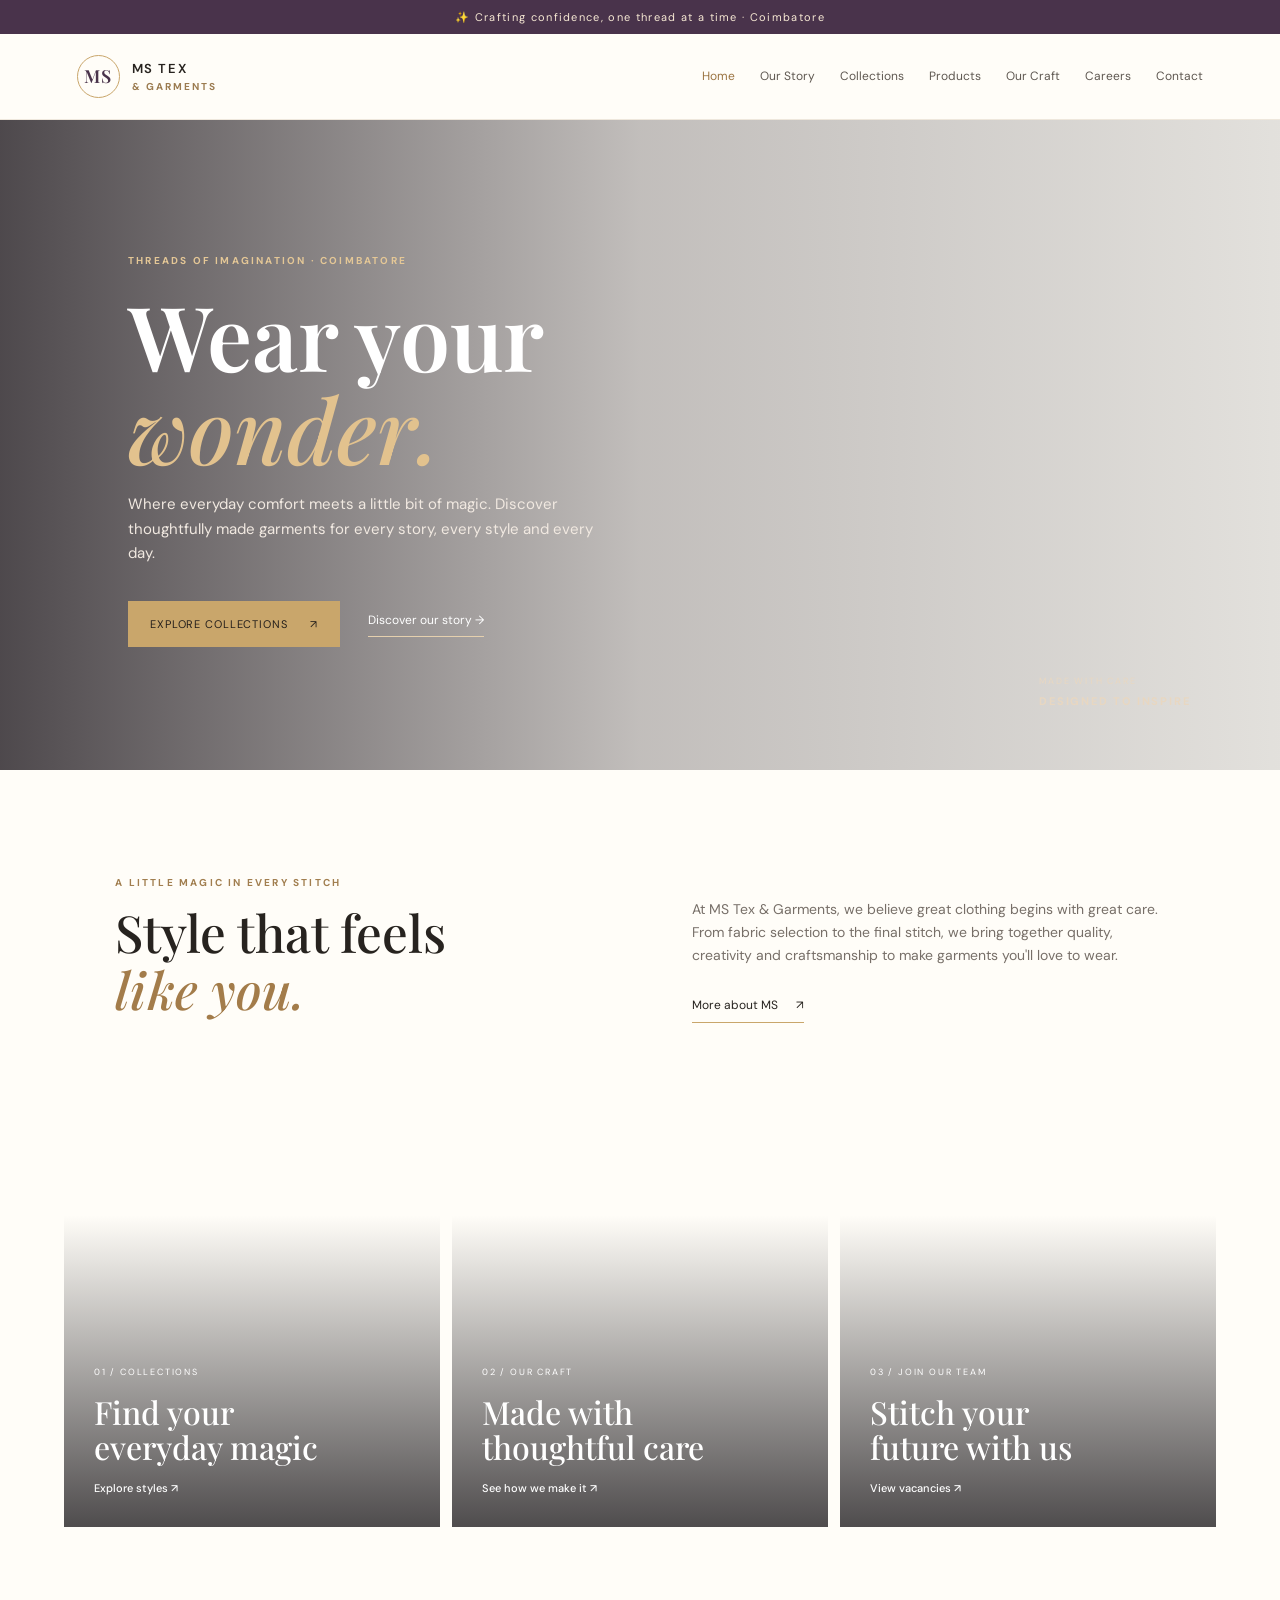
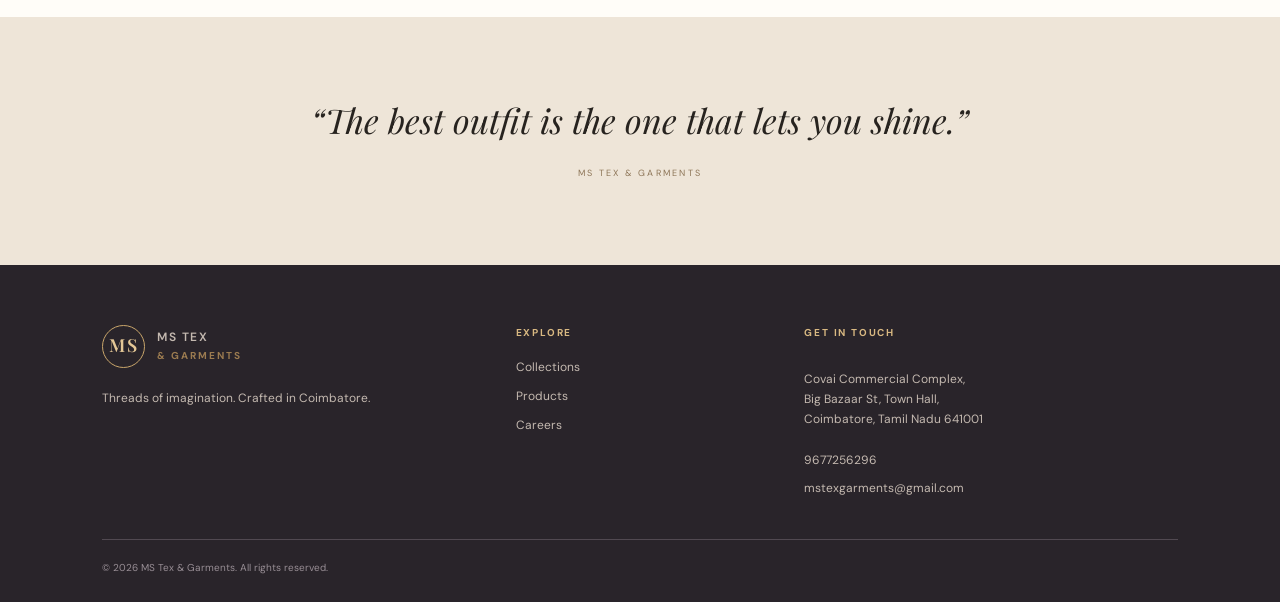
<file: index.html>
<!DOCTYPE html>
<html lang="en">
<head><meta charset="UTF-8"><meta name="viewport" content="width=device-width, initial-scale=1.0">
<title>MS Tex & Garments | Wear Your Wonder</title><link rel="stylesheet" href="assets/style.css"></head>
<body>
<div class="announcement">✨ Crafting confidence, one thread at a time · Coimbatore</div>
<header class="site-header"><a class="brand" href="index.html"><span class="brand-mark">MS</span><span>MS TEX <b>& GARMENTS</b></span></a>
<button class="menu-toggle" aria-label="Open menu">☰</button><nav class="nav"><a class="active" href="index.html">Home</a><a href="about.html">Our Story</a><a href="collections.html">Collections</a><a href="products.html">Products</a><a href="craft.html">Our Craft</a><a href="careers.html">Careers</a><a href="contact.html">Contact</a></nav></header>
<main>
<section class="hero"><div class="hero-shade"></div><div class="hero-content"><p class="eyebrow">THREADS OF IMAGINATION · COIMBATORE</p><h1>Wear your<br><em>wonder.</em></h1><p class="hero-copy">Where everyday comfort meets a little bit of magic. Discover thoughtfully made garments for every story, every style and every day.</p><div class="hero-actions"><a class="btn btn-gold" href="collections.html">Explore collections <span>↗</span></a><a class="text-link" href="about.html">Discover our story →</a></div></div><div class="hero-note">MADE WITH CARE<br><b>DESIGNED TO INSPIRE</b></div></section>
<section class="intro section"><div><p class="eyebrow">A LITTLE MAGIC IN EVERY STITCH</p><h2>Style that feels<br><em>like you.</em></h2></div><div class="intro-copy"><p>At MS Tex & Garments, we believe great clothing begins with great care. From fabric selection to the final stitch, we bring together quality, creativity and craftsmanship to make garments you'll love to wear.</p><a class="arrow-link" href="about.html">More about MS <span>↗</span></a></div></section>
<section class="feature-grid"><a class="feature-card feature-one" href="collections.html"><span>01 / COLLECTIONS</span><h3>Find your<br>everyday magic</h3><b>Explore styles ↗</b></a><a class="feature-card feature-two" href="craft.html"><span>02 / OUR CRAFT</span><h3>Made with<br>thoughtful care</h3><b>See how we make it ↗</b></a><a class="feature-card feature-three" href="careers.html"><span>03 / JOIN OUR TEAM</span><h3>Stitch your<br>future with us</h3><b>View vacancies ↗</b></a></section>
<section class="quote-band"><p>“The best outfit is the one that lets <em>you</em> shine.”</p><span>MS TEX & GARMENTS</span></section>
</main>
<footer class="footer"><div><a class="brand brand-light" href="index.html"><span class="brand-mark">MS</span><span>MS TEX <b>& GARMENTS</b></span></a><p>Threads of imagination. Crafted in Coimbatore.</p></div><div><b>EXPLORE</b><a href="collections.html">Collections</a><a href="products.html">Products</a><a href="careers.html">Careers</a></div><div><b>GET IN TOUCH</b><p>Covai Commercial Complex,<br>Big Bazaar St, Town Hall,<br>Coimbatore, Tamil Nadu 641001</p><a href="tel:9677256296">9677256296</a><a href="mailto:mstexgarments@gmail.com">mstexgarments@gmail.com</a></div><small>© 2026 MS Tex & Garments. All rights reserved.</small></footer>
<script src="assets/script.js"></script></body></html>
</file>
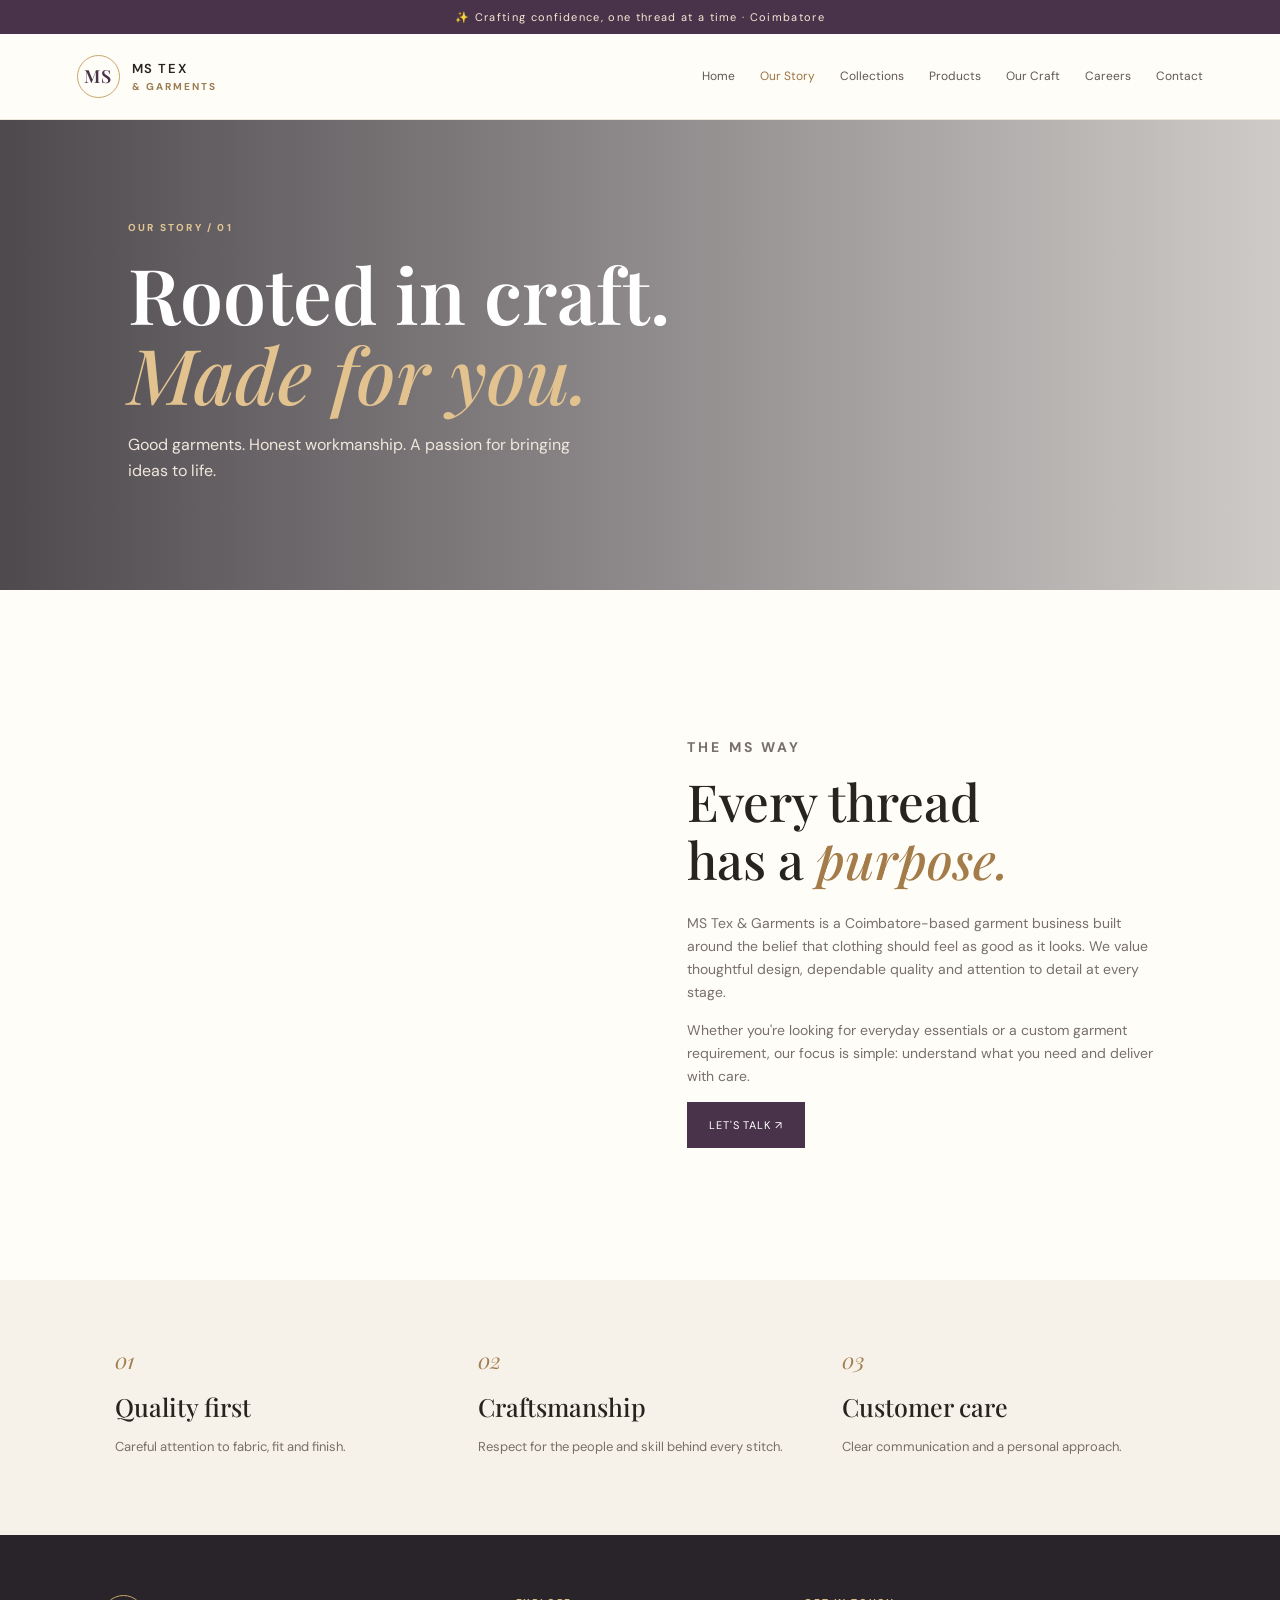
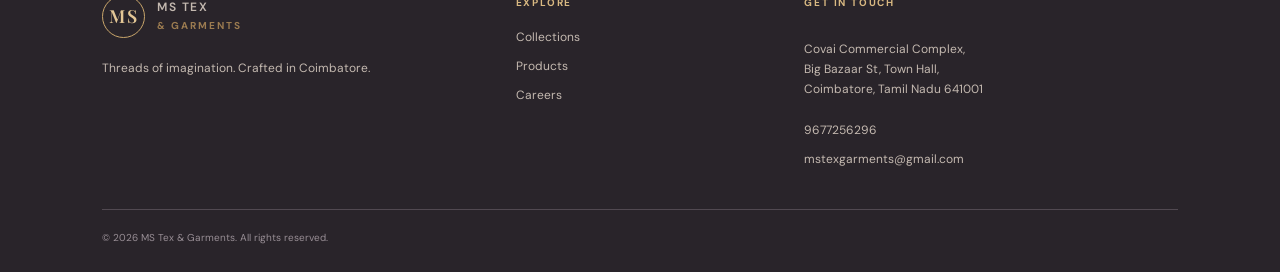
<file: about.html>
<!DOCTYPE html><html lang="en"><head><meta charset="UTF-8"><meta name="viewport" content="width=device-width, initial-scale=1.0"><title>Our Story | MS Tex & Garments</title><link rel="stylesheet" href="assets/style.css"></head><body>
<div class="announcement">✨ Crafting confidence, one thread at a time · Coimbatore</div><header class="site-header"><a class="brand" href="index.html"><span class="brand-mark">MS</span><span>MS TEX <b>& GARMENTS</b></span></a><button class="menu-toggle">☰</button><nav class="nav"><a href="index.html">Home</a><a class="active" href="about.html">Our Story</a><a href="collections.html">Collections</a><a href="products.html">Products</a><a href="craft.html">Our Craft</a><a href="careers.html">Careers</a><a href="contact.html">Contact</a></nav></header>
<section class="page-hero about-hero"><div><p class="eyebrow">OUR STORY / 01</p><h1>Rooted in craft.<br><em>Made for you.</em></h1><p>Good garments. Honest workmanship. A passion for bringing ideas to life.</p></div></section>
<main><section class="split-section section"><div class="image-panel about-image"></div><div><p class="eyebrow">THE MS WAY</p><h2>Every thread<br>has a <em>purpose.</em></h2><p>MS Tex & Garments is a Coimbatore-based garment business built around the belief that clothing should feel as good as it looks. We value thoughtful design, dependable quality and attention to detail at every stage.</p><p>Whether you're looking for everyday essentials or a custom garment requirement, our focus is simple: understand what you need and deliver with care.</p><a class="btn btn-dark" href="contact.html">Let's talk ↗</a></div></section><section class="values"><div><span>01</span><h3>Quality first</h3><p>Careful attention to fabric, fit and finish.</p></div><div><span>02</span><h3>Craftsmanship</h3><p>Respect for the people and skill behind every stitch.</p></div><div><span>03</span><h3>Customer care</h3><p>Clear communication and a personal approach.</p></div></section></main>
<footer class="footer"><div><a class="brand brand-light" href="index.html"><span class="brand-mark">MS</span><span>MS TEX <b>& GARMENTS</b></span></a><p>Threads of imagination. Crafted in Coimbatore.</p></div><div><b>EXPLORE</b><a href="collections.html">Collections</a><a href="products.html">Products</a><a href="careers.html">Careers</a></div><div><b>GET IN TOUCH</b><p>Covai Commercial Complex,<br>Big Bazaar St, Town Hall,<br>Coimbatore, Tamil Nadu 641001</p><a href="tel:9677256296">9677256296</a><a href="mailto:mstexgarments@gmail.com">mstexgarments@gmail.com</a></div><small>© 2026 MS Tex & Garments. All rights reserved.</small></footer><script src="assets/script.js"></script></body></html>
</file>
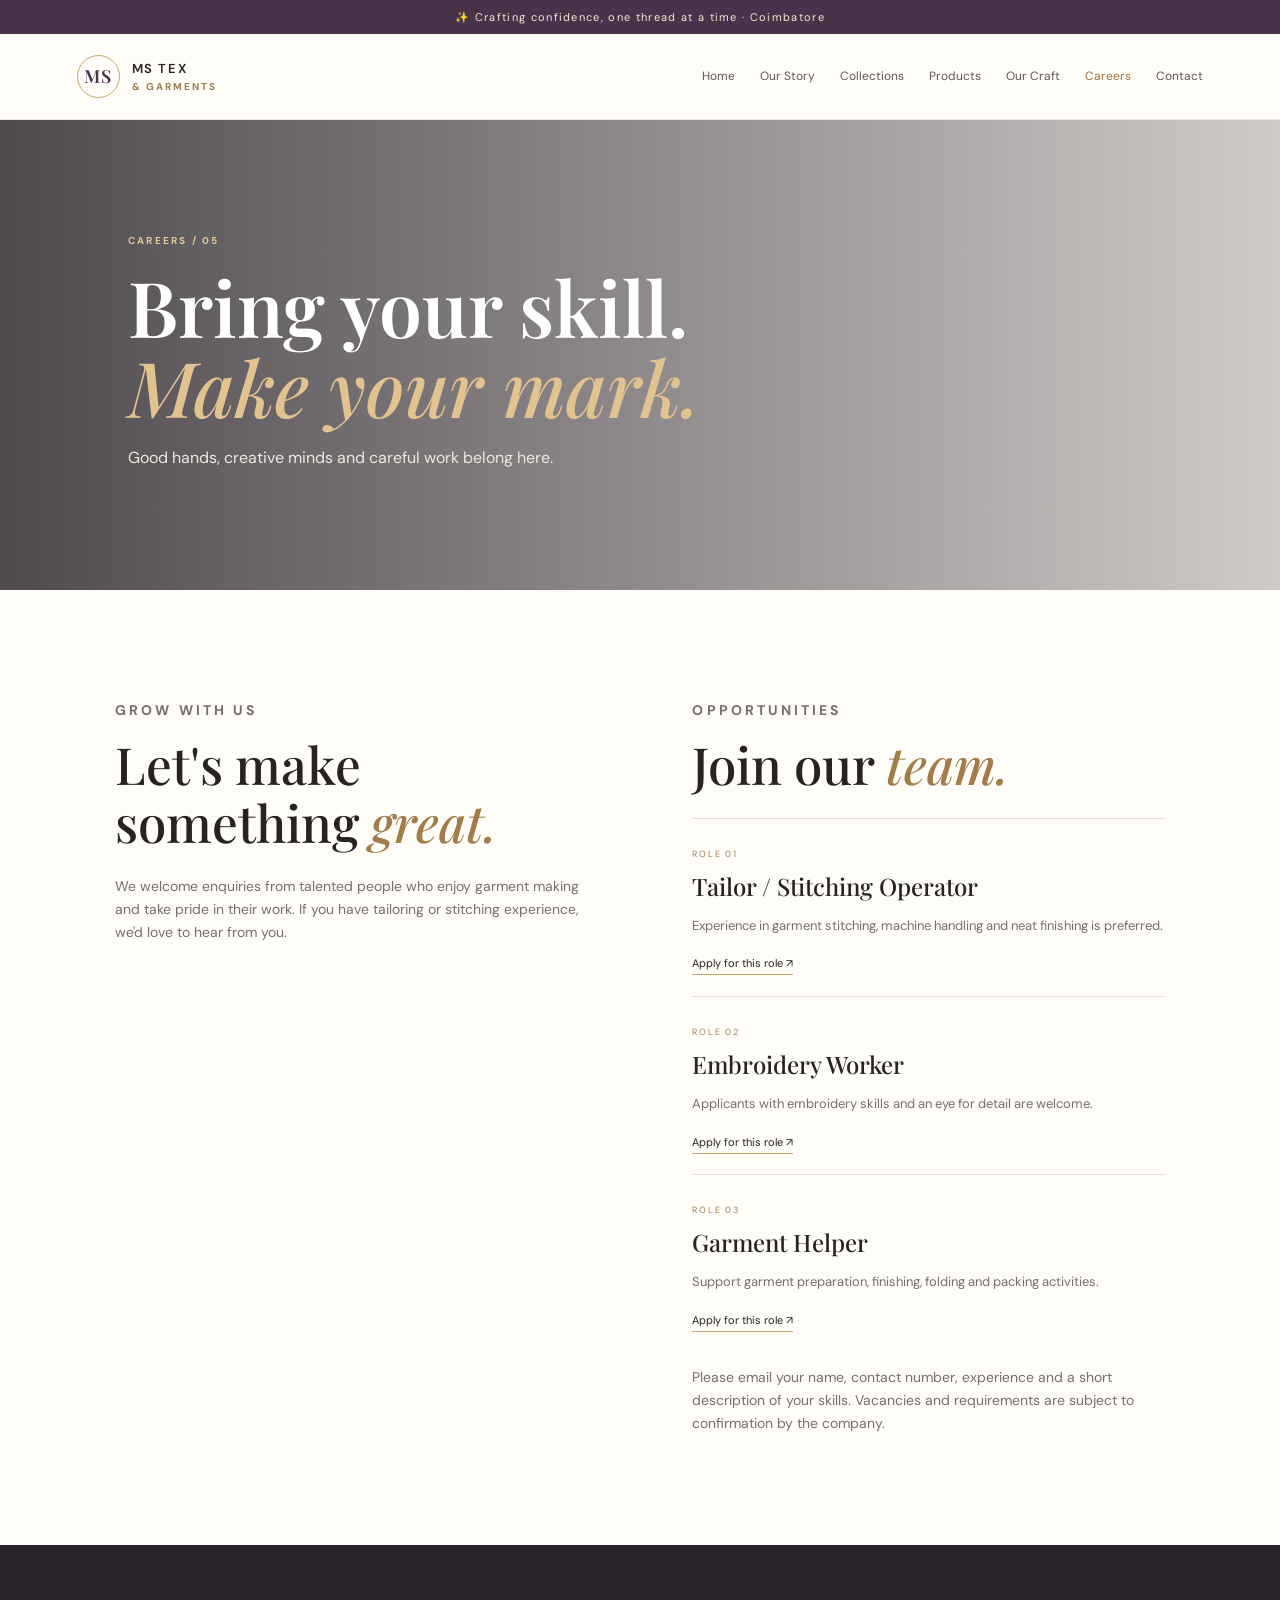
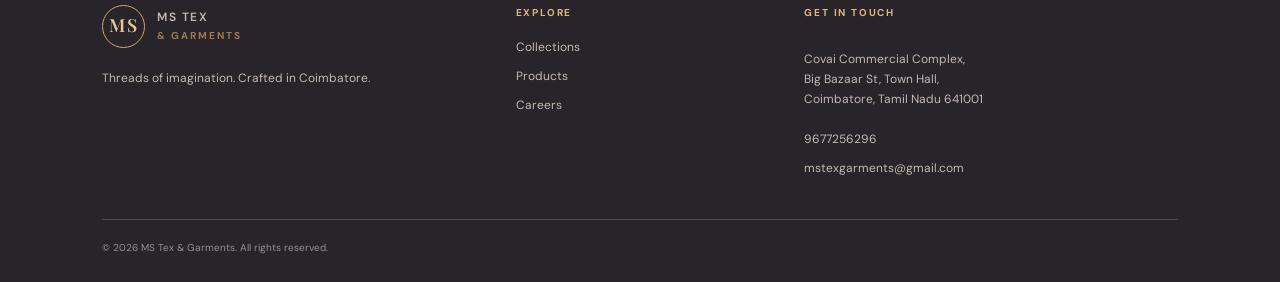
<file: careers.html>
<!DOCTYPE html><html lang="en"><head><meta charset="UTF-8"><meta name="viewport" content="width=device-width, initial-scale=1.0"><title>Careers | MS Tex & Garments</title><link rel="stylesheet" href="assets/style.css"></head><body>
<div class="announcement">✨ Crafting confidence, one thread at a time · Coimbatore</div><header class="site-header"><a class="brand" href="index.html"><span class="brand-mark">MS</span><span>MS TEX <b>& GARMENTS</b></span></a><button class="menu-toggle">☰</button><nav class="nav"><a href="index.html">Home</a><a href="about.html">Our Story</a><a href="collections.html">Collections</a><a href="products.html">Products</a><a href="craft.html">Our Craft</a><a class="active" href="careers.html">Careers</a><a href="contact.html">Contact</a></nav></header>
<section class="page-hero career-hero"><div><p class="eyebrow">CAREERS / 05</p><h1>Bring your skill.<br><em>Make your mark.</em></h1><p>Good hands, creative minds and careful work belong here.</p></div></section><main><section class="section career-layout"><div><p class="eyebrow">GROW WITH US</p><h2>Let's make<br>something <em>great.</em></h2><p>We welcome enquiries from talented people who enjoy garment making and take pride in their work. If you have tailoring or stitching experience, we'd love to hear from you.</p><div class="career-image"></div></div><div class="vacancies"><p class="eyebrow">OPPORTUNITIES</p><h2>Join our <em>team.</em></h2><article><span>ROLE 01</span><h3>Tailor / Stitching Operator</h3><p>Experience in garment stitching, machine handling and neat finishing is preferred.</p><a href="mailto:mstexgarments@gmail.com?subject=Application%20-%20Tailor%20%2F%20Stitching%20Operator">Apply for this role ↗</a></article><article><span>ROLE 02</span><h3>Embroidery Worker</h3><p>Applicants with embroidery skills and an eye for detail are welcome.</p><a href="mailto:mstexgarments@gmail.com?subject=Application%20-%20Embroidery%20Worker">Apply for this role ↗</a></article><article><span>ROLE 03</span><h3>Garment Helper</h3><p>Support garment preparation, finishing, folding and packing activities.</p><a href="mailto:mstexgarments@gmail.com?subject=Application%20-%20Garment%20Helper">Apply for this role ↗</a></article><p class="note">Please email your name, contact number, experience and a short description of your skills. Vacancies and requirements are subject to confirmation by the company.</p></div></section></main>
<footer class="footer"><div><a class="brand brand-light" href="index.html"><span class="brand-mark">MS</span><span>MS TEX <b>& GARMENTS</b></span></a><p>Threads of imagination. Crafted in Coimbatore.</p></div><div><b>EXPLORE</b><a href="collections.html">Collections</a><a href="products.html">Products</a><a href="careers.html">Careers</a></div><div><b>GET IN TOUCH</b><p>Covai Commercial Complex,<br>Big Bazaar St, Town Hall,<br>Coimbatore, Tamil Nadu 641001</p><a href="tel:9677256296">9677256296</a><a href="mailto:mstexgarments@gmail.com">mstexgarments@gmail.com</a></div><small>© 2026 MS Tex & Garments. All rights reserved.</small></footer><script src="assets/script.js"></script></body></html>
</file>
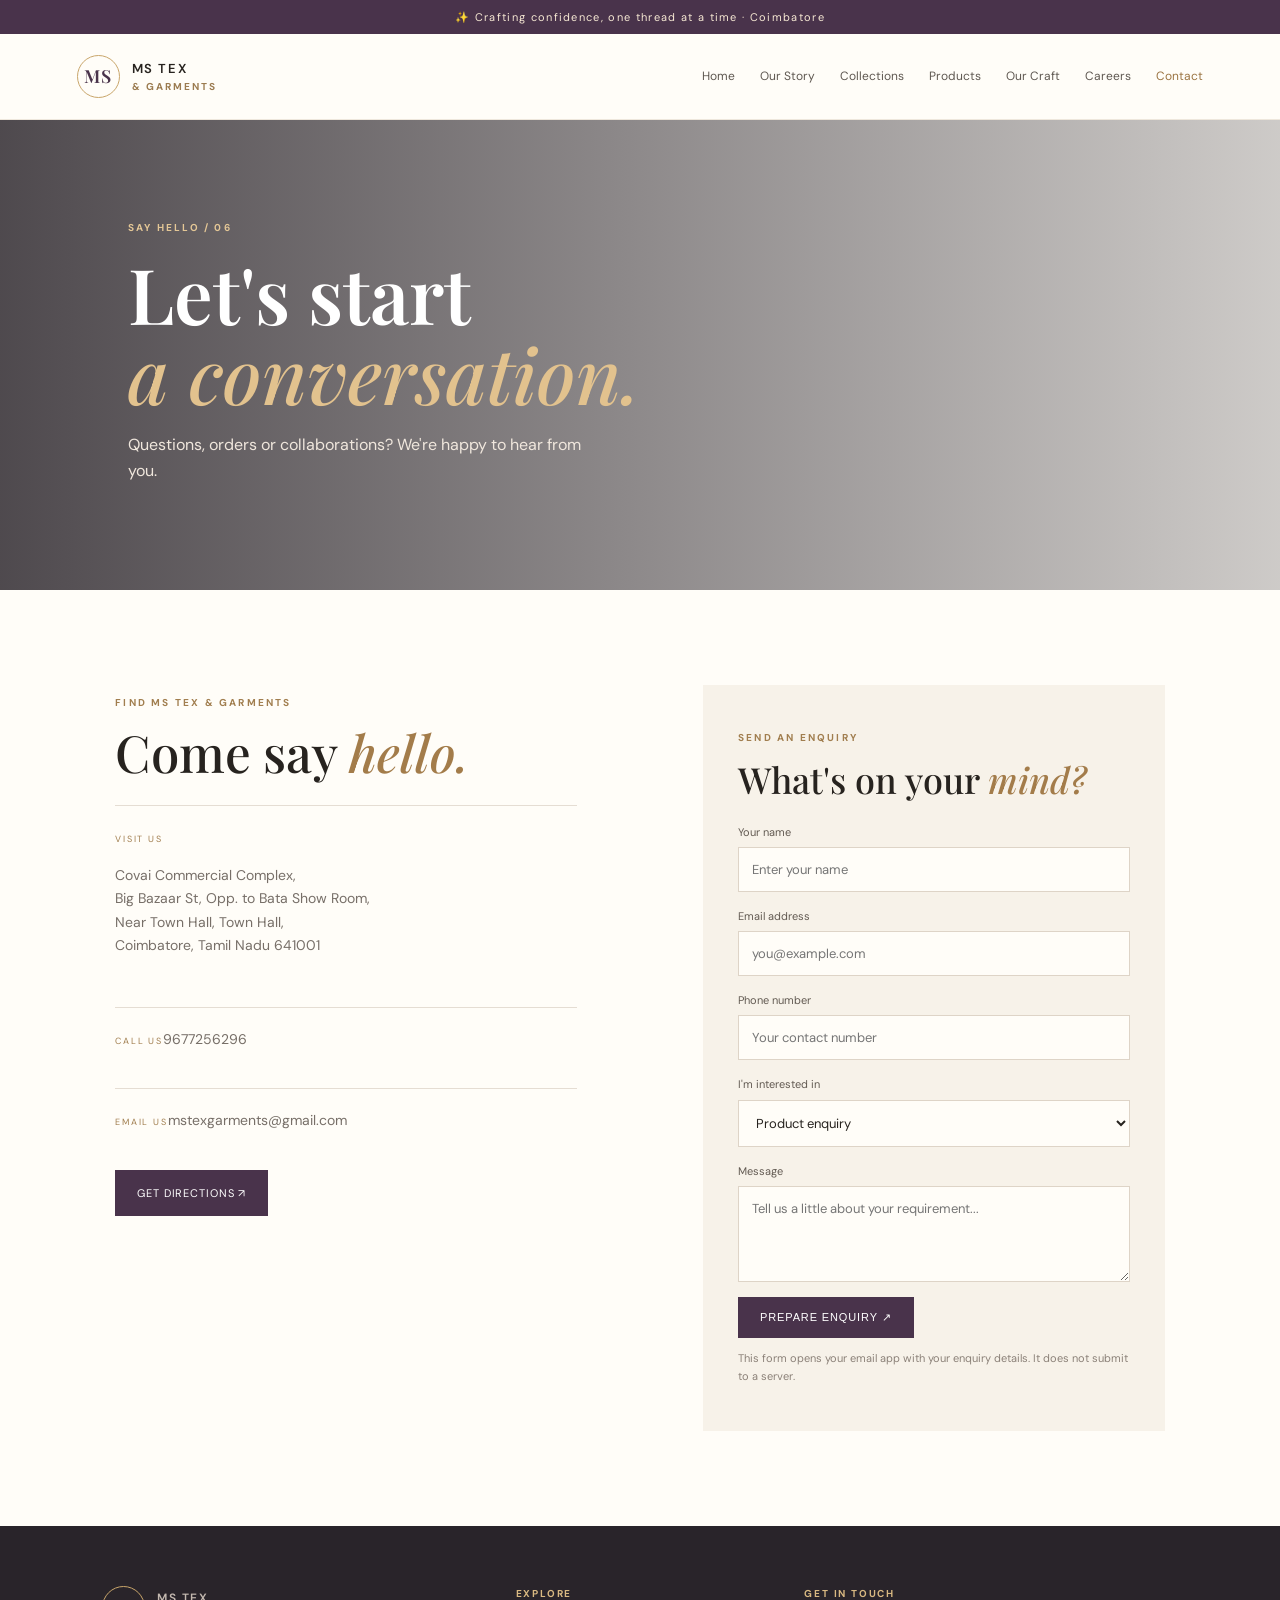
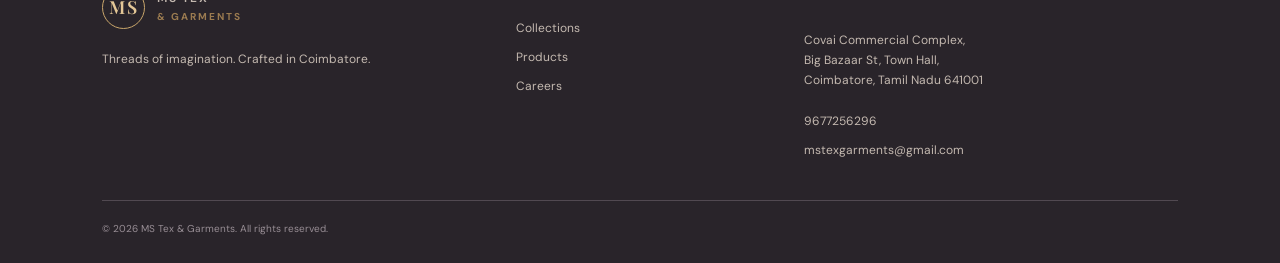
<file: contact.html>
<!DOCTYPE html><html lang="en"><head><meta charset="UTF-8"><meta name="viewport" content="width=device-width, initial-scale=1.0"><title>Contact | MS Tex & Garments</title><link rel="stylesheet" href="assets/style.css"></head><body>
<div class="announcement">✨ Crafting confidence, one thread at a time · Coimbatore</div><header class="site-header"><a class="brand" href="index.html"><span class="brand-mark">MS</span><span>MS TEX <b>& GARMENTS</b></span></a><button class="menu-toggle">☰</button><nav class="nav"><a href="index.html">Home</a><a href="about.html">Our Story</a><a href="collections.html">Collections</a><a href="products.html">Products</a><a href="craft.html">Our Craft</a><a href="careers.html">Careers</a><a class="active" href="contact.html">Contact</a></nav></header>
<section class="page-hero contact-hero"><div><p class="eyebrow">SAY HELLO / 06</p><h1>Let's start<br><em>a conversation.</em></h1><p>Questions, orders or collaborations? We're happy to hear from you.</p></div></section><main><section class="section contact-layout"><div><p class="eyebrow">FIND MS TEX & GARMENTS</p><h2>Come say <em>hello.</em></h2><div class="contact-detail"><span>VISIT US</span><p>Covai Commercial Complex,<br>Big Bazaar St, Opp. to Bata Show Room,<br>Near Town Hall, Town Hall,<br>Coimbatore, Tamil Nadu 641001</p></div><div class="contact-detail"><span>CALL US</span><a href="tel:9677256296">9677256296</a></div><div class="contact-detail"><span>EMAIL US</span><a href="mailto:mstexgarments@gmail.com">mstexgarments@gmail.com</a></div><a class="btn btn-dark" target="_blank" rel="noopener" href="https://www.google.com/maps/search/?api=1&query=Covai+Commercial+Complex+Big+Bazaar+Street+Town+Hall+Coimbatore">Get directions ↗</a></div><form class="contact-form" id="enquiryForm"><p class="eyebrow">SEND AN ENQUIRY</p><h2>What's on your <em>mind?</em></h2><label>Your name<input required name="name" placeholder="Enter your name"></label><label>Email address<input required type="email" name="email" placeholder="you@example.com"></label><label>Phone number<input name="phone" placeholder="Your contact number"></label><label>I'm interested in<select name="interest"><option>Product enquiry</option><option>Bulk / wholesale order</option><option>Custom garment requirement</option><option>Career opportunity</option><option>Other</option></select></label><label>Message<textarea required name="message" rows="4" placeholder="Tell us a little about your requirement..."></textarea></label><button class="btn btn-dark" type="submit">Prepare enquiry ↗</button><p class="form-note">This form opens your email app with your enquiry details. It does not submit to a server.</p></form></section></main>
<footer class="footer"><div><a class="brand brand-light" href="index.html"><span class="brand-mark">MS</span><span>MS TEX <b>& GARMENTS</b></span></a><p>Threads of imagination. Crafted in Coimbatore.</p></div><div><b>EXPLORE</b><a href="collections.html">Collections</a><a href="products.html">Products</a><a href="careers.html">Careers</a></div><div><b>GET IN TOUCH</b><p>Covai Commercial Complex,<br>Big Bazaar St, Town Hall,<br>Coimbatore, Tamil Nadu 641001</p><a href="tel:9677256296">9677256296</a><a href="mailto:mstexgarments@gmail.com">mstexgarments@gmail.com</a></div><small>© 2026 MS Tex & Garments. All rights reserved.</small></footer><script src="assets/script.js"></script></body></html>
</file>
<file: assets/style.css>
@import url('https://fonts.googleapis.com/css2?family=DM+Sans:wght@400;500;600;700&family=Playfair+Display:ital,wght@0,500;0,600;0,700;1,500;1,600&display=swap');
:root{--ink:#27231f;--cream:#f7f2e9;--paper:#fffdf8;--gold:#c9a66b;--plum:#49334b;--muted:#776f68}*{box-sizing:border-box}html{scroll-behavior:smooth}body{margin:0;background:var(--paper);color:var(--ink);font-family:'DM Sans',sans-serif;line-height:1.65}a{color:inherit;text-decoration:none}.announcement{text-align:center;background:var(--plum);color:#f7e9d4;padding:8px;font-size:11px;letter-spacing:.12em}.site-header{height:86px;padding:0 6%;display:flex;align-items:center;justify-content:space-between;background:#fffdf8;position:sticky;top:0;z-index:10;border-bottom:1px solid #eee7dc}.brand{display:flex;align-items:center;gap:12px;font-size:13px;letter-spacing:.12em;font-weight:600}.brand b{display:block;font-size:10px;letter-spacing:.2em;color:#9b7b50}.brand-mark{width:43px;height:43px;border:1px solid var(--gold);border-radius:50%;display:grid;place-items:center;font-family:'Playfair Display';font-size:18px;color:var(--plum)}.nav{display:flex;gap:25px}.nav a{font-size:12px;color:#5f5851}.nav a:hover,.nav a.active{color:#9b7442}.menu-toggle{display:none;background:none;border:0;font-size:25px}.hero{min-height:650px;position:relative;background: url('https://images.unsplash.com/photo-153910 лишь?auto=format&fit=crop&w=2000&q=90') center/cover no-repeat;display:flex;align-items:center;padding:7% 10%;color:white}.hero{background-image:url('https://images.unsplash.com/photo-1539109136881-3be0616acf4b?auto=format&fit=crop&w=2000&q=90')}.hero-shade{position:absolute;inset:0;background:linear-gradient(90deg,rgba(28,22,28,.78),rgba(35,27,31,.28),rgba(20,18,20,.12))}.hero-content{position:relative;max-width:600px}.eyebrow{font-size:10px;letter-spacing:.22em;font-weight:700;color:#a17e4f}.hero .eyebrow,.page-hero .eyebrow{color:#e4c796}.hero h1,.page-hero h1{font:600 clamp(52px,7vw,94px)/1.04 'Playfair Display',serif;margin:18px 0}.hero h1 em,.page-hero h1 em,.section h2 em{color:#e2c28e;font-weight:500}.hero-copy{max-width:470px;color:#f1e9e1;font-size:15px}.hero-actions{display:flex;align-items:center;gap:28px;margin-top:35px}.btn{display:inline-flex;align-items:center;gap:22px;padding:14px 22px;font-size:11px;letter-spacing:.08em;text-transform:uppercase;border:0;cursor:pointer}.btn-gold{background:var(--gold);color:#241f1b}.btn-dark{background:var(--plum);color:white}.text-link{font-size:12px;border-bottom:1px solid #e5d0ae;padding-bottom:5px}.hero-note{position:absolute;right:7%;bottom:9%;font-size:9px;letter-spacing:.2em;line-height:2;color:#e8d7c1}.hero-note b{font-size:11px}.section{padding:95px 9%}.intro{display:grid;grid-template-columns:1fr 1fr;gap:10%;align-items:center}.section h2{font:500 clamp(37px,4vw,56px)/1.12 'Playfair Display',serif;margin:12px 0 24px}.section h2 em{color:#a37c4a}.intro-copy p,.split-section p,.career-layout p{color:var(--muted);font-size:14px}.arrow-link{display:inline-block;margin-top:15px;font-size:12px;border-bottom:1px solid var(--gold);padding-bottom:6px}.arrow-link span{margin-left:15px}.feature-grid{display:grid;grid-template-columns:repeat(3,1fr);gap:12px;padding:0 5% 90px}.feature-card{min-height:390px;padding:30px;color:white;display:flex;flex-direction:column;justify-content:flex-end;background-size:cover;background-position:center;position:relative;isolation:isolate}.feature-card:before{content:'';position:absolute;inset:0;background:linear-gradient(0deg,rgba(20,17,20,.75),transparent 80%);z-index:-1}.feature-one{background-image:url('https://images.unsplash.com/photo-1483985988355-763728e1935b?auto=format&fit=crop&w=900&q=85')}.feature-two{background-image:url('https://images.unsplash.com/photo-1452860606245-08befc0ff44b?auto=format&fit=crop&w=900&q=85')}.feature-three{background-image:url('https://images.unsplash.com/photo-1521737711867-e3b97375f902?auto=format&fit=crop&w=900&q=85')}.feature-card span{font-size:9px;letter-spacing:.2em}.feature-card h3{font:500 32px/1.12 'Playfair Display';margin:14px 0}.feature-card b{font-size:11px;font-weight:500}.quote-band{text-align:center;background:#eee5d8;padding:80px 20px}.quote-band p{font:italic 34px 'Playfair Display';margin:0 0 15px}.quote-band span{font-size:9px;letter-spacing:.25em;color:#8d7557}.footer{background:#29242a;color:#e9e1d8;padding:60px 8% 25px;display:grid;grid-template-columns:1.5fr 1fr 1.5fr;gap:40px}.brand-light{color:white}.brand-light .brand-mark{color:#e4c796}.footer p,.footer a{font-size:12px;color:#c4b9b0}.footer>div{display:flex;flex-direction:column;align-items:flex-start;gap:9px}.footer>div>b{font-size:10px;letter-spacing:.18em;color:#d9b982;margin-bottom:8px}.footer small{grid-column:1/-1;border-top:1px solid #514951;padding-top:20px;color:#988e95;font-size:10px}.page-hero{min-height:470px;background-size:cover;background-position:center;display:flex;align-items:center;padding:6% 10%;color:white;position:relative}.page-hero:before{content:'';position:absolute;inset:0;background:linear-gradient(90deg,rgba(29,23,30,.78),rgba(30,24,30,.22))}.page-hero>div{position:relative}.page-hero h1{font-size:clamp(48px,6vw,78px)}.page-hero p:not(.eyebrow){max-width:460px;color:#f0e7dd}.about-hero{background-image:url('https://images.unsplash.com/photo-1529139574466-a303027c1d8b?auto=format&fit=crop&w=1800&q=85')}.collection-hero{background-image:url('https://images.unsplash.com/photo-1490481651871-ab68de25d43d?auto=format&fit=crop&w=1800&q=85')}.product-hero{background-image:url('https://images.unsplash.com/photo-1483985988355-763728e1935b?auto=format&fit=crop&w=1800&q=85')}.craft-hero{background-image:url('https://images.unsplash.com/photo-1452860606245-08befc0ff44b?auto=format&fit=crop&w=1800&q=85')}.career-hero{background-image:url('https://images.unsplash.com/photo-1521737711867-e3b97375f902?auto=format&fit=crop&w=1800&q=85')}.contact-hero{background-image:url('https://images.unsplash.com/photo-1441986300917-64674bd600d8?auto=format&fit=crop&w=1800&q=85')}.split-section{display:grid;grid-template-columns:1fr 1fr;gap:9%;align-items:center}.image-panel{min-height:500px;background:url('https://images.unsplash.com/photo-1529139574466-a303027c1d8b?auto=format&fit=crop&w=1000&q=85') center/cover}.values{background:var(--cream);padding:65px 9%;display:grid;grid-template-columns:repeat(3,1fr);gap:40px}.values span,.process-list>div>span{color:#a17e4f;font:italic 22px 'Playfair Display'}.values h3,.process-list h3{font:500 25px 'Playfair Display';margin:12px 0}.values p,.process-list p{color:var(--muted);font-size:13px}.section-heading{display:flex;justify-content:space-between;align-items:end;gap:40px;margin-bottom:40px}.section-heading>p{max-width:360px;color:var(--muted);font-size:13px}.collection-grid{display:grid;grid-template-columns:repeat(2,1fr);gap:22px}.collection-tile{position:relative;min-height:420px;overflow:hidden;color:white}.collection-tile img{width:100%;height:420px;object-fit:cover;transition:transform .5s}.collection-tile:hover img{transform:scale(1.04)}.collection-tile:after{content:'';position:absolute;inset:30% 0 0;background:linear-gradient(transparent,rgba(20,17,20,.8))}.collection-tile div{position:absolute;z-index:1;bottom:25px;left:28px}.collection-tile span,.product-grid article p{font-size:11px;color:#e5d8c8}.collection-tile h3{font:500 32px 'Playfair Display';margin:5px 0}.product-grid{display:grid;grid-template-columns:repeat(3,1fr);gap:35px 22px}.product-grid img{width:100%;height:350px;object-fit:cover}.product-grid h3{font:500 22px 'Playfair Display';margin:13px 0 0}.product-grid article p{color:var(--muted);margin-top:3px}.center-cta{text-align:center;background:var(--cream);padding:55px 20px;margin-top:75px}.center-cta h2{font:500 36px 'Playfair Display';margin:0}.center-cta p{color:var(--muted);font-size:13px}.process-list>div{display:grid;grid-template-columns:60px 1fr 190px;align-items:center;gap:30px;border-top:1px solid #e9e1d8;padding:25px 0}.process-list img{width:190px;height:125px;object-fit:cover}.process-list h3{margin:0}.career-layout{display:grid;grid-template-columns:1fr 1fr;gap:10%}.career-image{height:300px;margin-top:30px;background:url('https://images.unsplash.com/photo-1590736969955-71cc94901144?auto=format&fit=crop&w=900&q=85') center/cover}.vacancies article{border-top:1px solid #e5ddd3;padding:20px 0}.vacancies article span,.contact-detail span{font-size:9px;letter-spacing:.2em;color:#a17e4f}.vacancies h3{font:500 24px 'Playfair Display';margin:5px 0}.vacancies article p{font-size:13px}.vacancies article a{font-size:11px;border-bottom:1px solid var(--gold);padding-bottom:4px}.note,.form-note{font-size:11px;color:#8b8178}.contact-layout{display:grid;grid-template-columns:1fr 1fr;gap:12%}.contact-detail{border-top:1px solid #e5ddd3;padding:18px 0;margin:18px 0}.contact-detail p,.contact-detail a{font-size:14px;color:var(--muted)}.contact-form{background:var(--cream);padding:35px}.contact-form h2{font-size:36px}.contact-form label{display:block;font-size:11px;margin:15px 0;color:#625a52}.contact-form input,.contact-form select,.contact-form textarea{display:block;width:100%;padding:13px;border:1px solid #ded4c7;background:#fffdf8;margin-top:6px;font:13px 'DM Sans';color:var(--ink)}.contact-form input:focus,.contact-form textarea:focus{outline:1px solid var(--gold)}@media(max-width:900px){.nav{gap:12px}.nav a{font-size:10px}.site-header{padding:0 3%}.section{padding:70px 6%}.hero{min-height:570px}.feature-card{min-height:320px}}@media(max-width:700px){.site-header{height:72px;padding:0 5%}.menu-toggle{display:block}.nav{display:none;position:absolute;top:72px;left:0;right:0;background:#fffdf8;padding:20px 7%;flex-direction:column;gap:14px;box-shadow:0 12px 20px #0001}.nav.open{display:flex}.nav a{font-size:13px}.hero{min-height:590px;padding:12% 7%;background-position:60%}.hero-note{display:none}.hero-actions{align-items:flex-start;flex-direction:column;gap:17px}.intro,.split-section,.career-layout,.contact-layout{grid-template-columns:1fr;gap:35px}.feature-grid{grid-template-columns:1fr;padding:0 6% 60px}.feature-card{min-height:350px}.footer{grid-template-columns:1fr 1fr;padding:45px 7%}.footer>div:first-child{grid-column:1/-1}.page-hero{min-height:390px;padding:10% 7%}.section-heading{display:block}.section-heading>p{margin-top:20px}.collection-grid,.product-grid,.values{grid-template-columns:1fr}.collection-tile,.collection-tile img{height:360px;min-height:360px}.product-grid img{height:390px}.process-list>div{grid-template-columns:35px 1fr;gap:12px}.process-list img{grid-column:2;width:100%;height:160px}.contact-form{padding:25px}.quote-band p{font-size:27px}}
</file>
